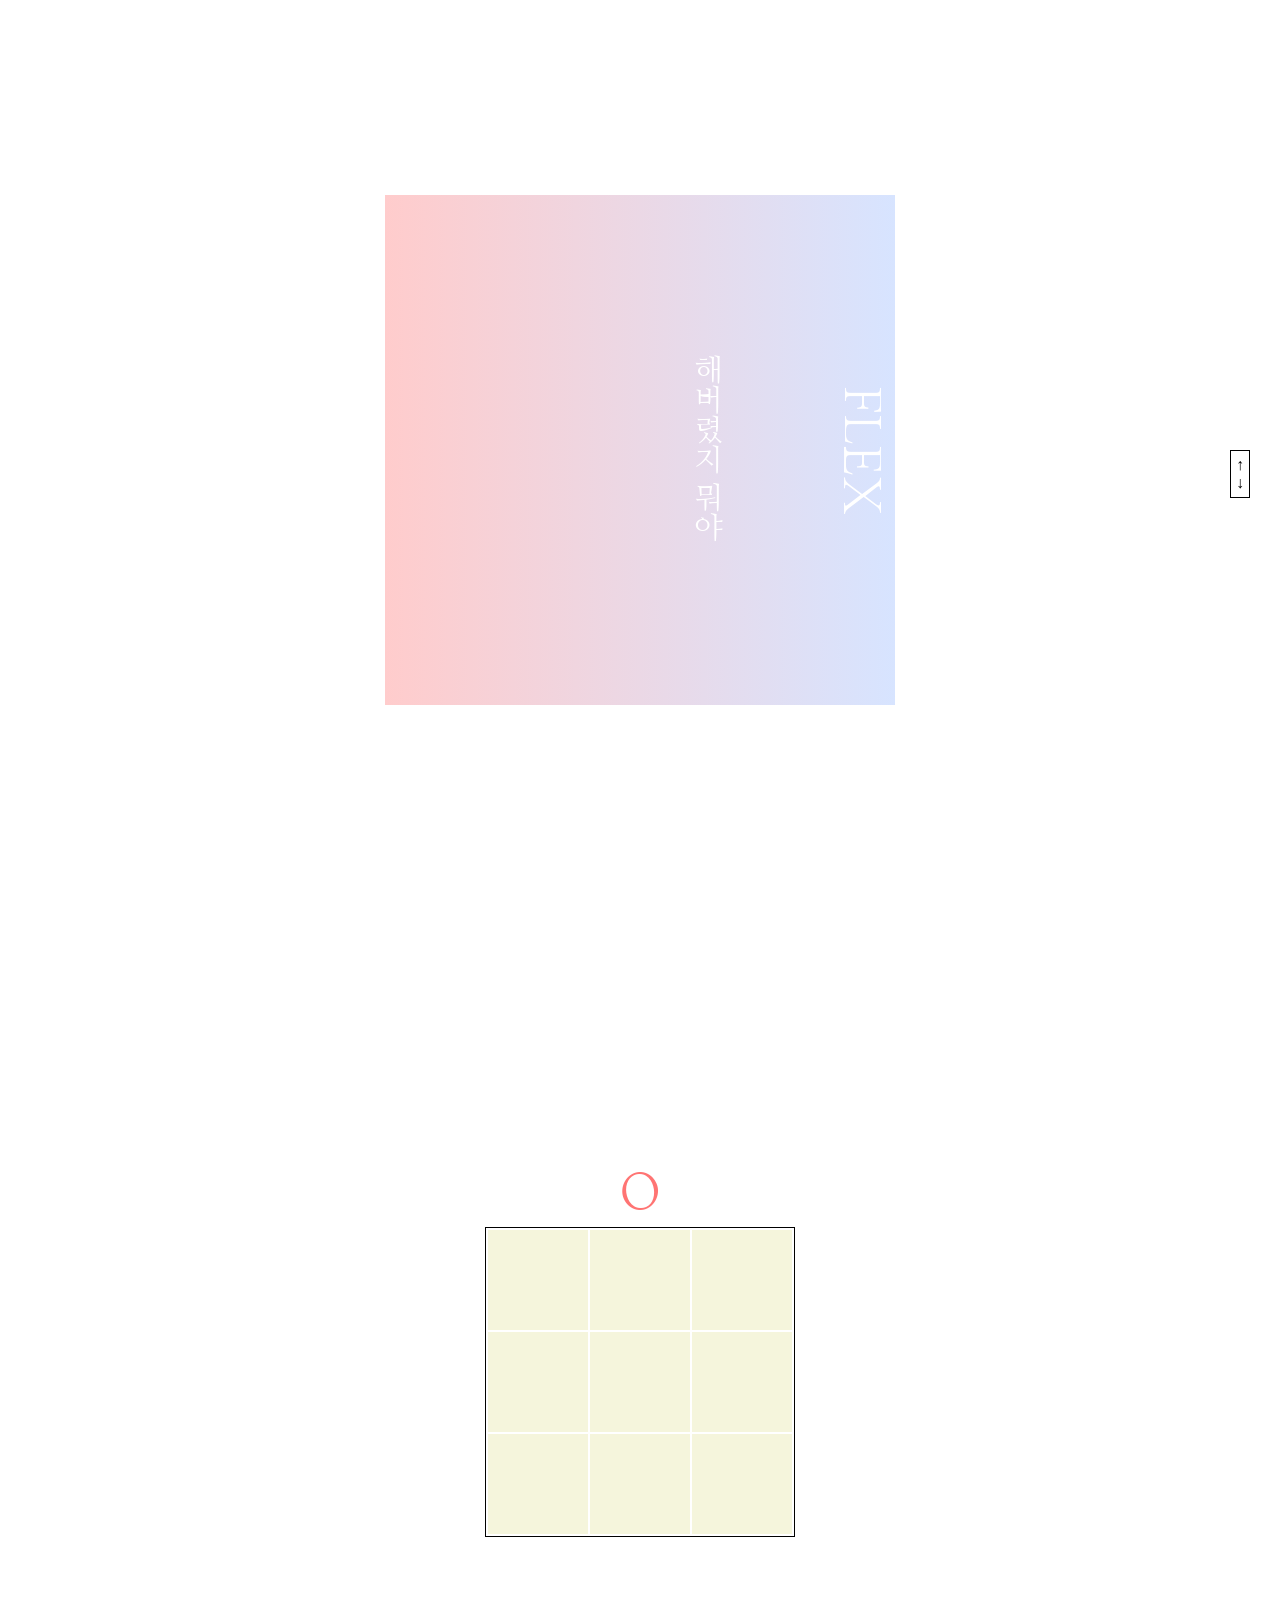
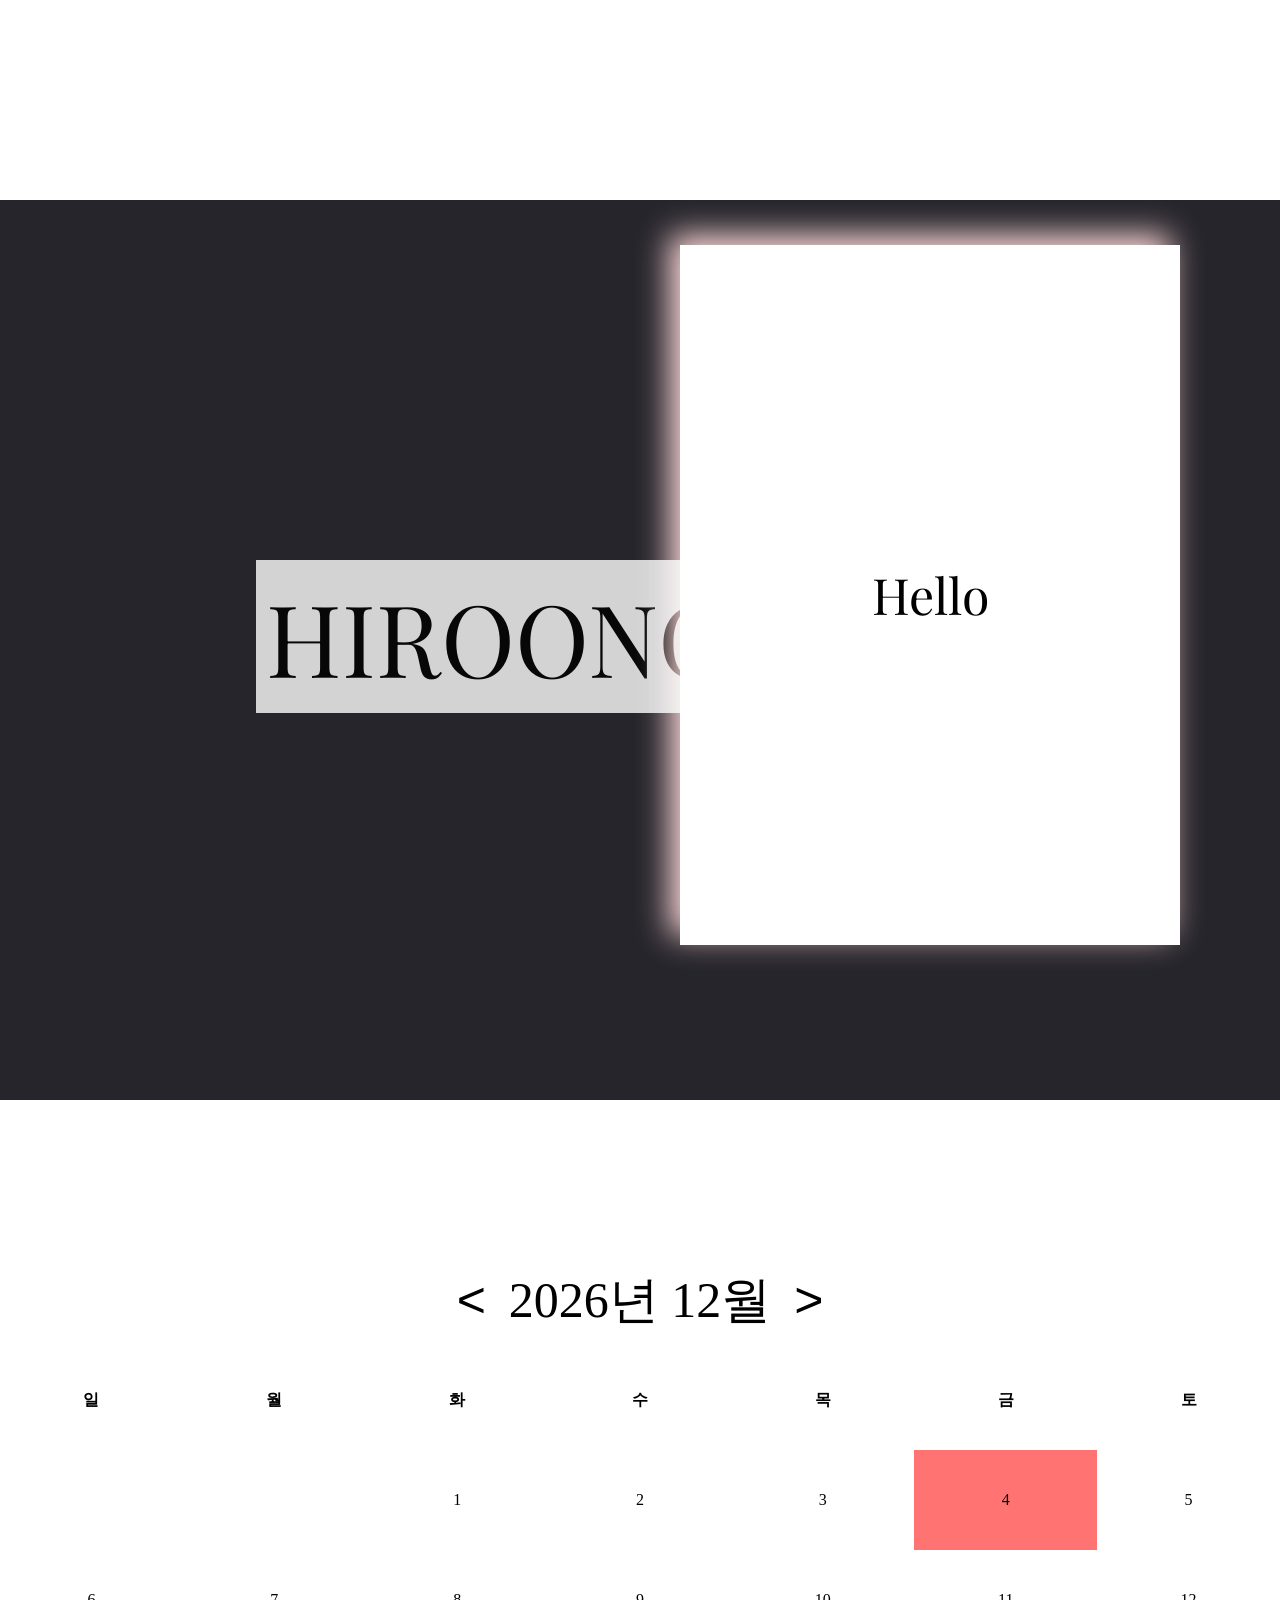
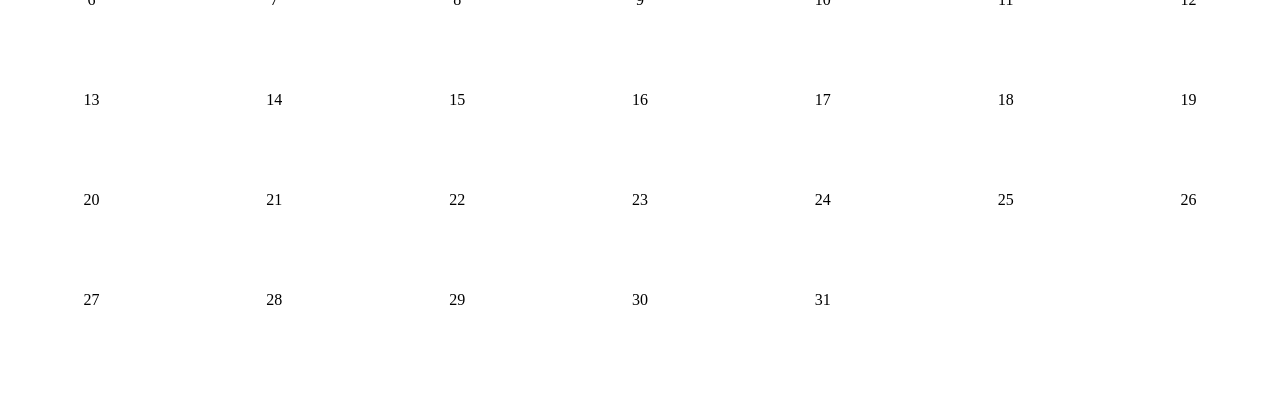
<file: index.html>
<!DOCTYPE html>
<html>
  <head>
<link href="https://fonts.googleapis.com/css?family=Nanum+Myeongjo&display=swap" rel="stylesheet">
<link href="cal.css" rel="stylesheet" type="text/css" />
<link rel="preconnect" href="https://fonts.gstatic.com">
<link href="https://fonts.googleapis.com/css2?family=Playfair+Display&display=swap" rel="stylesheet">
    <style>
      ::-webkit-scrollbar { display: none; }
html {
  scroll-behavior: smooth;
}

body{
  margin:0;
  cursor: url('http://www.rw-designer.com/cursor-extern.php?id=99352'), auto;
}

.container {
  display:flex;
  width:100vw;
  height:100vh;
  flex-direction: column;
  margin:0;
  align-items: center;
  justify-content:center;
}

#box {
  font-family: 'Nanum Myeongjo', sans-serif;
  font-size:50px;
  text-align: center;
  vertical-align: middle;
  writing-mode: vertical-rl;
  text-orientation: mixed;
  padding:5px;
  color:white;
  width: 500px;
  height: 500px;
  background: linear-gradient(90deg, rgba(255,204,204,1) 0%, rgba(215,228,255,1) 100%);
  transition:background 1s;
}

#box:hover{
  background: linear-gradient(90deg, rgba(157,126,126,1) 0%, rgba(140,148,166,1) 100%);
}
#h{
  font-size:30px;
  margin:100px;
}

::selection {
  background-color: white;
}

.arrow {
  position: fixed;
  right: 30px;
  top: 50vh;
  border: 1px solid black;
  padding:5px;
  z-index:3;
}

.arrow a {
  text-decoration: none;
  color: black;
}

#tic {
  border: 1px solid black;
}

#tic td {
  padding:50px;
  background-color:beige;
}

#who {
  font-family: 'Nanum Myeongjo', sans-serif;
  font-size: 50px;
  color: #ff7473;
}


::-webkit-scrollbar { display: none; }

#top {
    font-family: 'Playfair Display', serif;
    
    transition: transform 0.6s;
    transform-style: preserve-3d;
}
#leftImg {
    background-image:url("./person.jpg");
    filter:blur(8px);
    opacity: 0.8;
    background-repeat: no-repeat;
    background-size:cover;
    /*background-position: -500px -1500px;*/
    background-position:center center;
    background-attachment: fixed;
    width:100vw;
    height: 100vh;
    transition: background-image 1s ease-in-out;
}
#somet {
    position: absolute;
    width: 500px;
    height: 700px;
    background-color: white;
    right: 100px;
    top:5vh;
    font-size: 50px;
    line-height:700px;
    box-shadow: 
                -10px -10px 30px rgb(255, 219, 219);
}
/*
#top:hover {
    transform: rotateY(180deg);
}
*/
#text {
    text-align:center;
    vertical-align:middle;
}
#text2 {
    position: absolute;
    left: 20%;
    top: 40%;
    font-size:100px;
    padding: 10px;
    color:black;
    background-color: white;
    mix-blend-mode: screen;
    opacity: 0.8;
}
      #s3{
  background-color:#27252c;
}
    </style>
    
  </head>
<body>
  <div class="arrow">
    <a href="#s1" onclick="ahu()" id="up">
      <div>
        ↑
      </div>
    </a>
    <a href="#s2" onclick="ah()" id="down">
      <div>
        ↓
      </div>
    </a>
  </div>

  <div class="container" id="s1">
    <div id="box">
      FLEX
      <div id="h">
        해버렸지 뭐야
      </div>
    </div>
  </div>

  <div class="container" id="s2">
    <div id="who"> O </div>
    <table id="tic">
      <tr>
        <td onclick="t(this)">  </td>
        <td onclick="t(this)">  </td>
        <td onclick="t(this)">  </td>
      </tr>
      <tr>
        <td onclick="t(this)">  </td>
        <td onclick="t(this)">  </td>
        <td onclick="t(this)">  </td>
      </tr>
      <tr>
        <td onclick="t(this)">  </td>
        <td onclick="t(this)">  </td>
        <td onclick="t(this)">  </td>
      </tr>
    </table>
  </div>

  <div class="container" id="s3">
    <div id="top">
      <div id="leftImg"></div>
      <div id="somet">
          <div id="text">Hello</div>
      </div>
      <div id="text2">HIROONG</div>
  </div>
  </div>
  
  <div class="container" id="s4">
       <div id="yymm">
        <button id="prev" onclick="prev()" class="but"><</button>
        <span id="yy"></span>
        <span id="mm"></span>
        <button id="next" onclick="next()" class="but">></button>
    </div>
    <div id="days"></div>
    <script src="cal.js"></script>
  </div>
    
  <script>
    let player = 1;
    function change(t){
      if(t == 'O')
      document.getElementById("who").innerText = 'X';
      else document.getElementById("who").innerText = 'O';
    }
    function t(e) {
      if(e.innerText != ''){
        alert("어이~ 거긴 이미 누른자리라구~")
      }else{
        if(player == 1){
          let tmp = 'O';
          e.innerText = tmp;
          player = -player;
          change(tmp);
        }else {
          let tmp = 'X';
          e.innerText =  tmp;
          player = -player;
          change(tmp);
      }
      }
    }
    let page = 3;
    function ahu(){
      let href = location.href;
      let sec = href.substring(href.indexOf('#') + 2);
      let down = document.getElementById("up");

      if(parseInt(sec)){
        down.href = `#s${(parseInt(sec) - 1) }`;  
      };
    }
    function ah(){
      let href = location.href;
      let sec = href.substring(href.indexOf('#') + 2);
      let down = document.getElementById("down");
      if(parseInt(sec)){
        down.href = `#s${(parseInt(sec) + 1) }`;
      };
    }
  </script>
      <script>
        let leftImg = document.getElementById("leftImg");
        //let imgs = ['autumn.jpg', 'cherry.jpg', 'person.jpg', 'red.jpg'];
        let imgs = ['red.jpg', 'cherry.jpg', 'person.jpg', 'autumn.jpg'];
        let i = 0;
        setInterval(()=>{
            leftImg.style.backgroundImage = `url("${imgs[i % (imgs.length)]}")`;
            i++;
        }, 3050);
    </script>
</body>
</html>
</file>
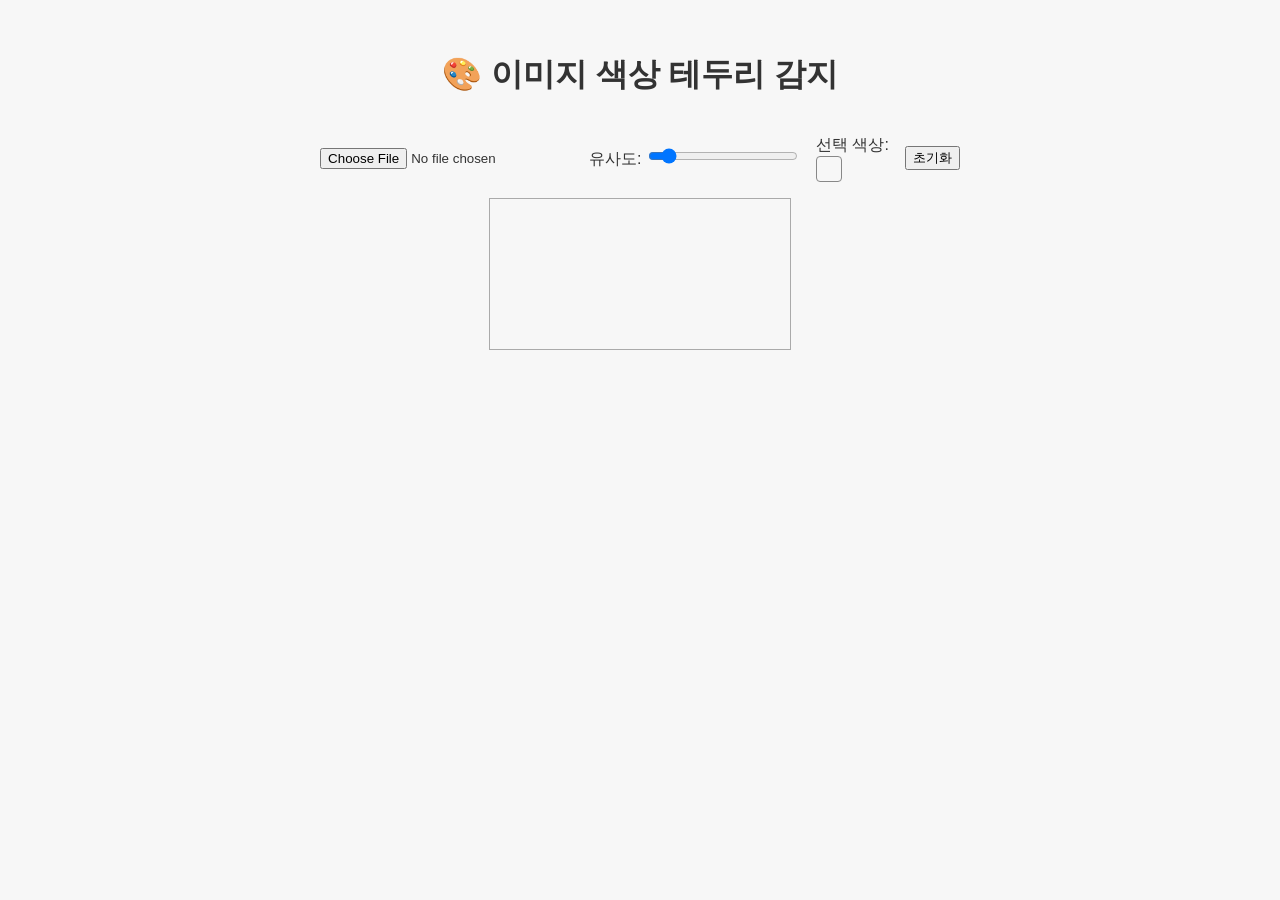
<file: color_highlight.html>
<!DOCTYPE html>
<html lang="ko">
<head>
  <meta charset="UTF-8">
  <title>이미지 색상 테두리 감지</title>
  <style>
    body {
      font-family: "Pretendard", sans-serif;
      background: #f7f7f7;
      color: #333;
      display: flex;
      flex-direction: column;
      align-items: center;
      gap: 1rem;
      margin: 2rem;
    }
    canvas {
      border: 1px solid #aaa;
      cursor: crosshair;
      max-width: 90vw;
      height: auto;
    }
    .controls {
      display: flex;
      gap: 1rem;
      align-items: center;
    }
    #selectedColorBox {
      width: 24px;
      height: 24px;
      border: 1px solid #888;
      border-radius: 4px;
    }
    input[type="range"] {
      width: 150px;
    }
  </style>
</head>
<body>
  <h1>🎨 이미지 색상 테두리 감지</h1>

  <div class="controls">
    <input type="file" id="imageInput" accept="image/*">
    <label>유사도: <input type="range" id="tolerance" min="0" max="100" value="10"></label>
    <div>선택 색상: <div id="selectedColorBox"></div></div>
    <button id="resetBtn">초기화</button>
  </div>

  <canvas id="canvas"></canvas>

  <script async src="https://docs.opencv.org/4.x/opencv.js" onload="onOpenCvReady();"></script>
  <script>
    let img = new Image();
    const canvas = document.getElementById('canvas');
    const ctx = canvas.getContext('2d');
    const imageInput = document.getElementById('imageInput');
    const toleranceInput = document.getElementById('tolerance');
    const resetBtn = document.getElementById('resetBtn');
    const selectedColorBox = document.getElementById('selectedColorBox');

    let cvLoaded = false;
    function onOpenCvReady() {
      cvLoaded = true;
      console.log('✅ OpenCV.js loaded');
    }

    // 이미지 업로드
    imageInput.addEventListener('change', e => {
      const file = e.target.files[0];
      if (!file) return;
      const reader = new FileReader();
      reader.onload = ev => {
        img.src = ev.target.result;
      };
      reader.readAsDataURL(file);
    });

    img.onload = () => {
      canvas.width = img.width;
      canvas.height = img.height;
      ctx.drawImage(img, 0, 0);
    };

    // 이미지 클릭 → 색상 추출 및 즉시 테두리 표시
    canvas.addEventListener('click', e => {
      if (!cvLoaded) {
        alert("OpenCV.js가 아직 로드되지 않았습니다. 잠시 후 다시 시도하세요.");
        return;
      }
      if (!img.src) return;

      const rect = canvas.getBoundingClientRect();
      const x = Math.floor((e.clientX - rect.left) * (canvas.width / rect.width));
      const y = Math.floor((e.clientY - rect.top) * (canvas.height / rect.height));

      const pixel = ctx.getImageData(x, y, 1, 1).data;
      const selectedColor = { r: pixel[0], g: pixel[1], b: pixel[2] };
      selectedColorBox.style.backgroundColor = `rgb(${pixel[0]}, ${pixel[1]}, ${pixel[2]})`;
      console.log(`🎯 선택한 색상: R${pixel[0]} G${pixel[1]} B${pixel[2]}`);

      const tol = parseInt(toleranceInput.value);
      detectColorOutline(selectedColor, tol);
    });

    // 초기화 버튼
    resetBtn.addEventListener('click', () => {
      if (!img.src) return;
      ctx.clearRect(0, 0, canvas.width, canvas.height);
      ctx.drawImage(img, 0, 0);
    });

    function detectColorOutline(targetColor, tolerance) {
      // 원본 다시 그리기
      ctx.clearRect(0, 0, canvas.width, canvas.height);
      ctx.drawImage(img, 0, 0);

      // 다음 프레임에서 OpenCV 처리
      requestAnimationFrame(() => {
        let src = cv.imread(canvas);
        let dst = new cv.Mat();
        let mask = new cv.Mat();

        let lower = new cv.Mat(src.rows, src.cols, src.type(), [
          Math.max(targetColor.r - tolerance, 0),
          Math.max(targetColor.g - tolerance, 0),
          Math.max(targetColor.b - tolerance, 0),
          0
        ]);
        let upper = new cv.Mat(src.rows, src.cols, src.type(), [
          Math.min(targetColor.r + tolerance, 255),
          Math.min(targetColor.g + tolerance, 255),
          Math.min(targetColor.b + tolerance, 255),
          255
        ]);

        cv.inRange(src, lower, upper, mask);

        let contours = new cv.MatVector();
        let hierarchy = new cv.Mat();
        cv.findContours(mask, contours, hierarchy, cv.RETR_EXTERNAL, cv.CHAIN_APPROX_SIMPLE);

        src.copyTo(dst);
        for (let i = 0; i < contours.size(); ++i) {
          let color = new cv.Scalar(255, 0, 0, 255); // 빨간 테두리
          cv.drawContours(dst, contours, i, color, 1, cv.LINE_8, hierarchy, 0);
        }

        cv.imshow('canvas', dst);

        src.delete(); dst.delete(); mask.delete(); lower.delete(); upper.delete();
        contours.delete(); hierarchy.delete();
      });
    }
  </script>
</body>
</html>
</file>
<file: cal.css>
body {
    margin: 0
}

#yymm {
    width: 100vw;
    height: 100px;
    text-align: center;
    font-size: 50px;
    line-height: 100px;
}

#days {
    display: grid;
    grid-template-columns: repeat(7, 1fr);
    height: 500px;
    width: 100vw;
}

.day {
    text-align: center;
    line-height:100px;
    user-select: none;
}
.today {
    background-color: #ff7473;
}
.empty {
    width: 50px;
    height: 50px;
}

.but{
    width: 50px;
    height: 50px;
    border:none;
    background-color:#ffffff;
    font-size: 50px;
    outline:none;
}

.yo {
    font-weight : bold;
}
</file>
